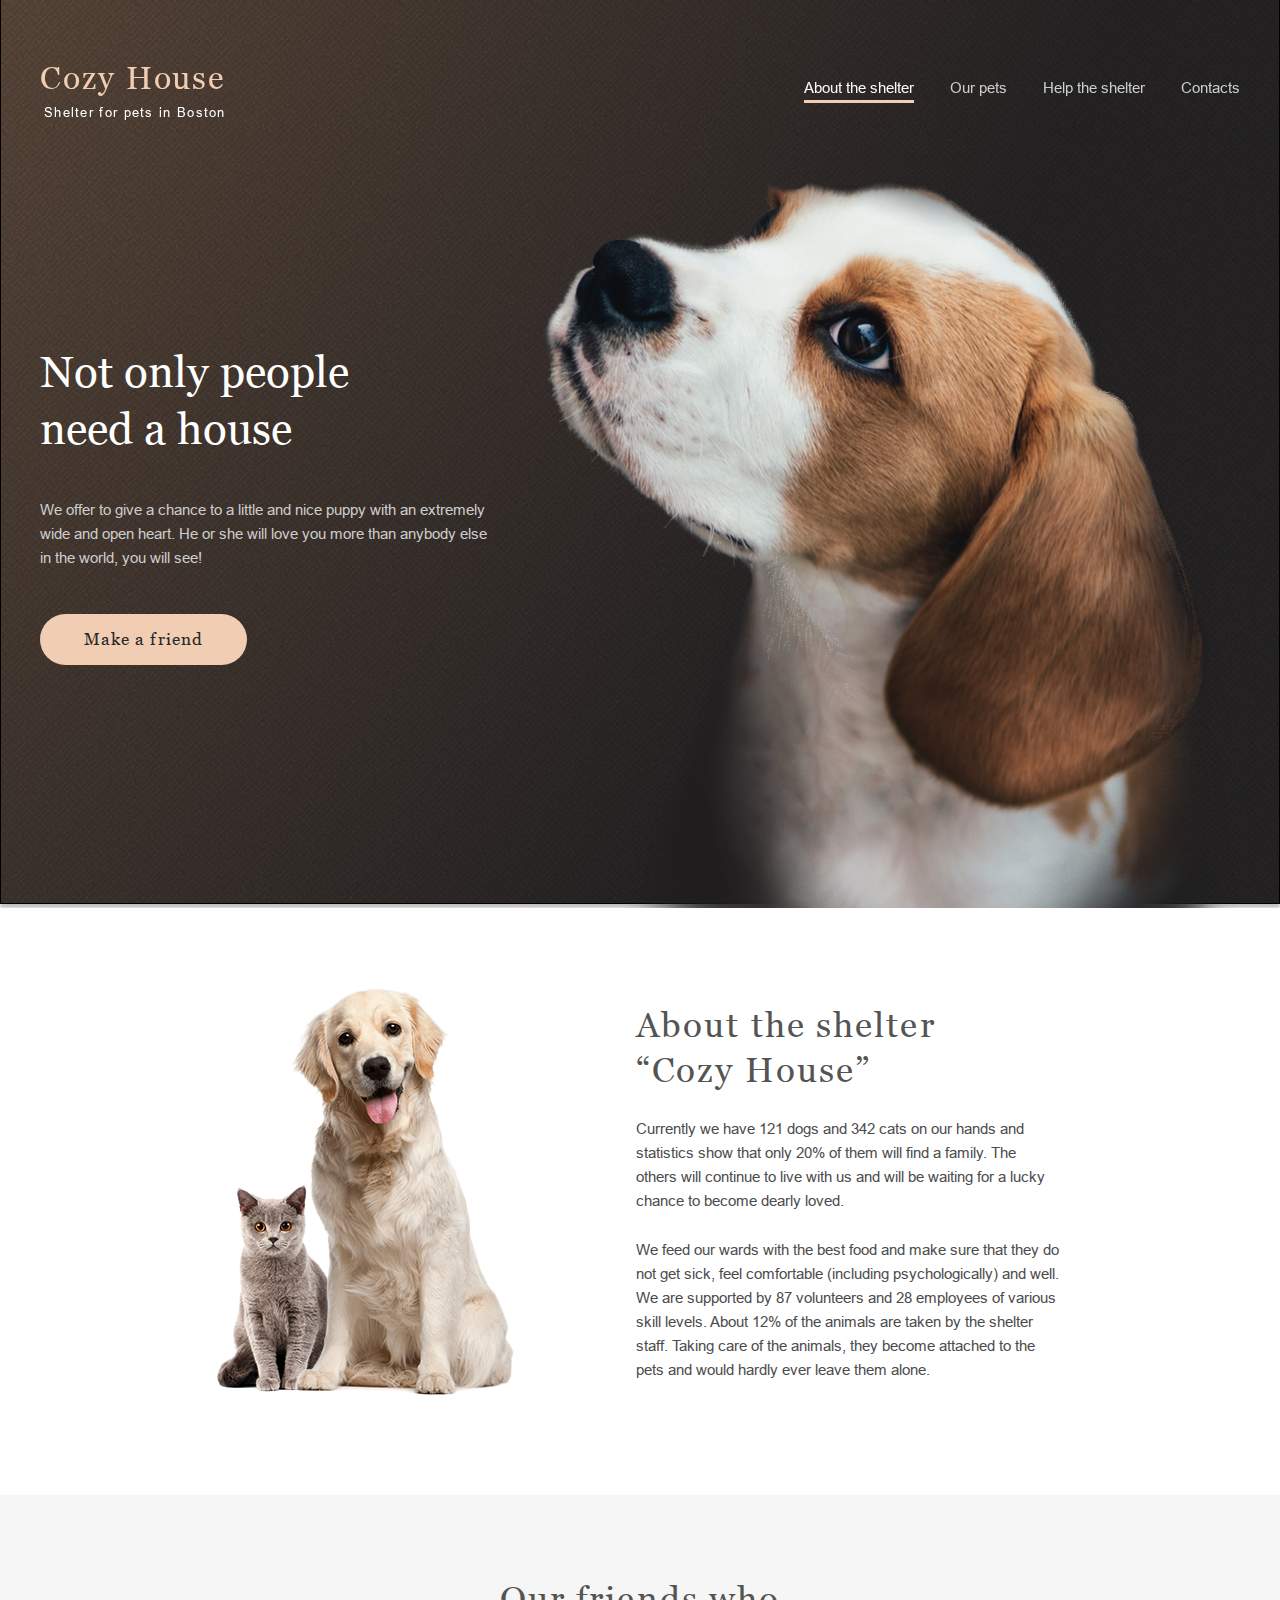
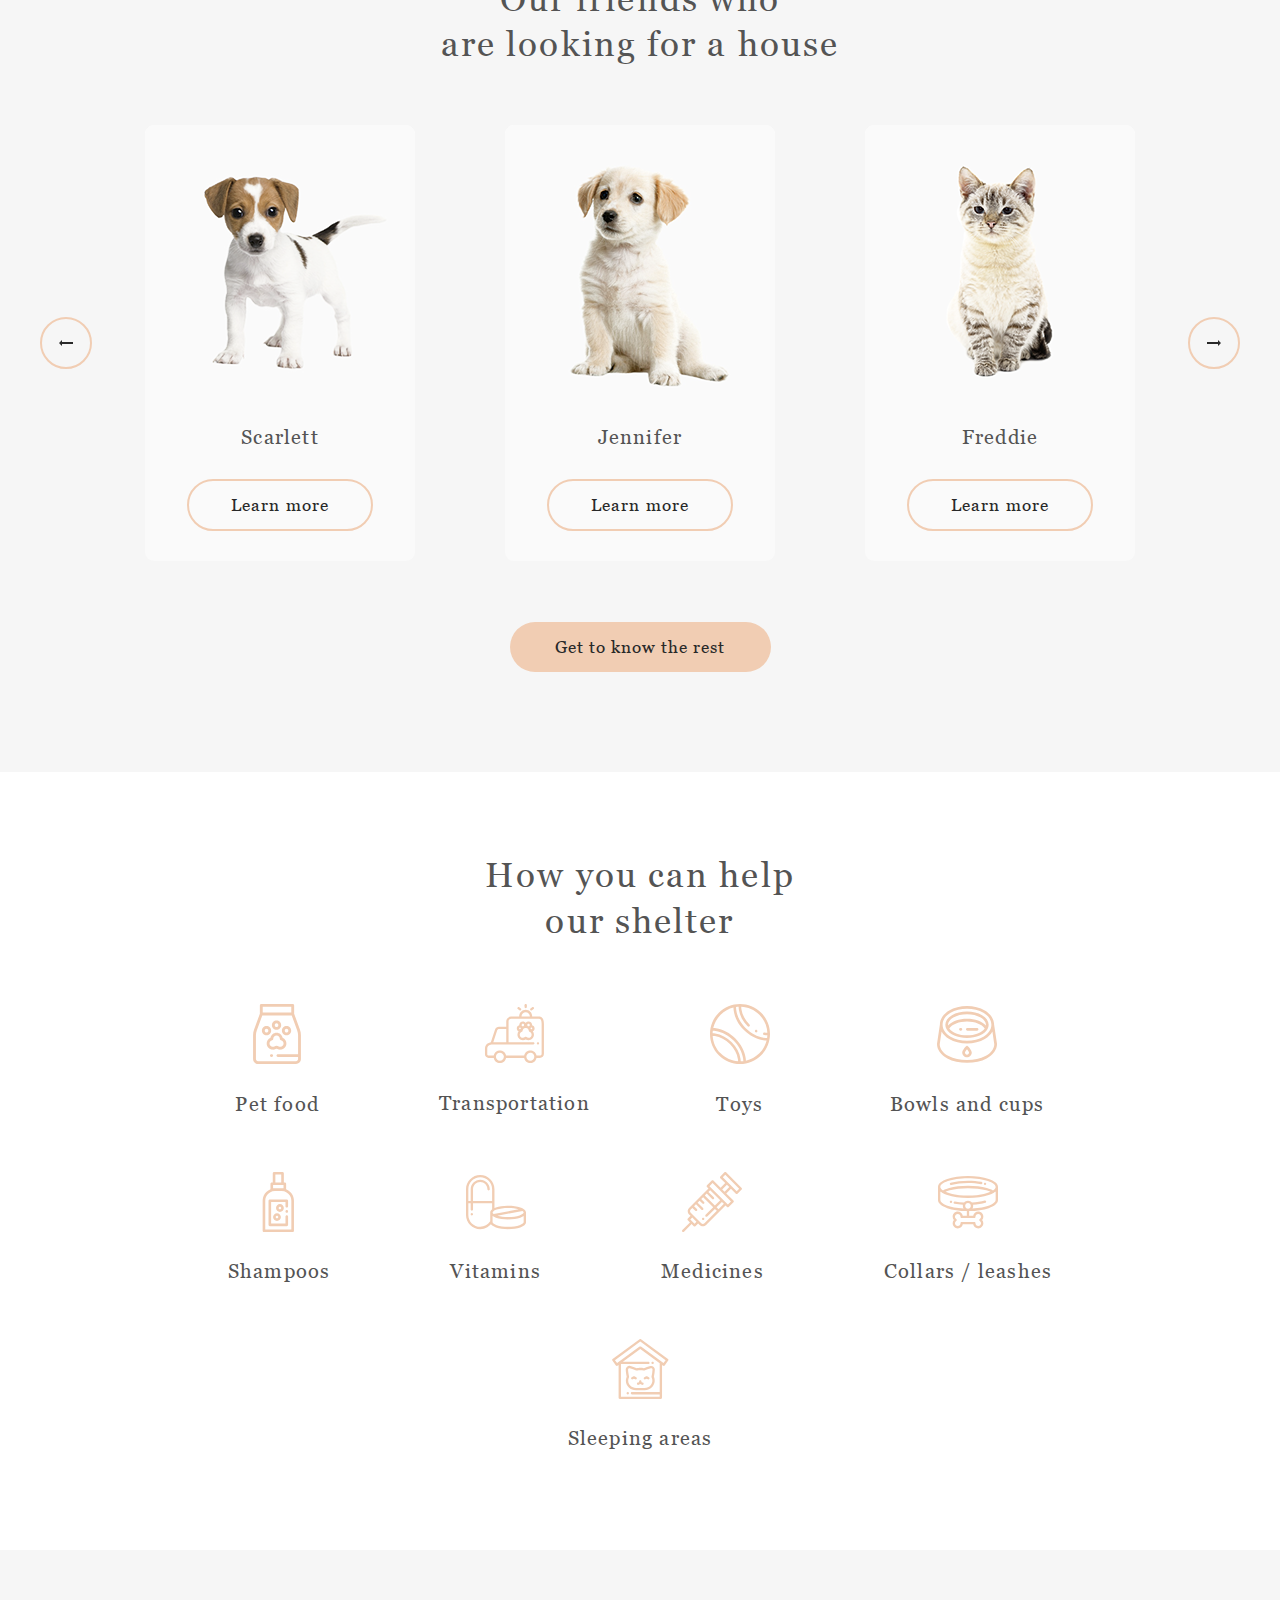
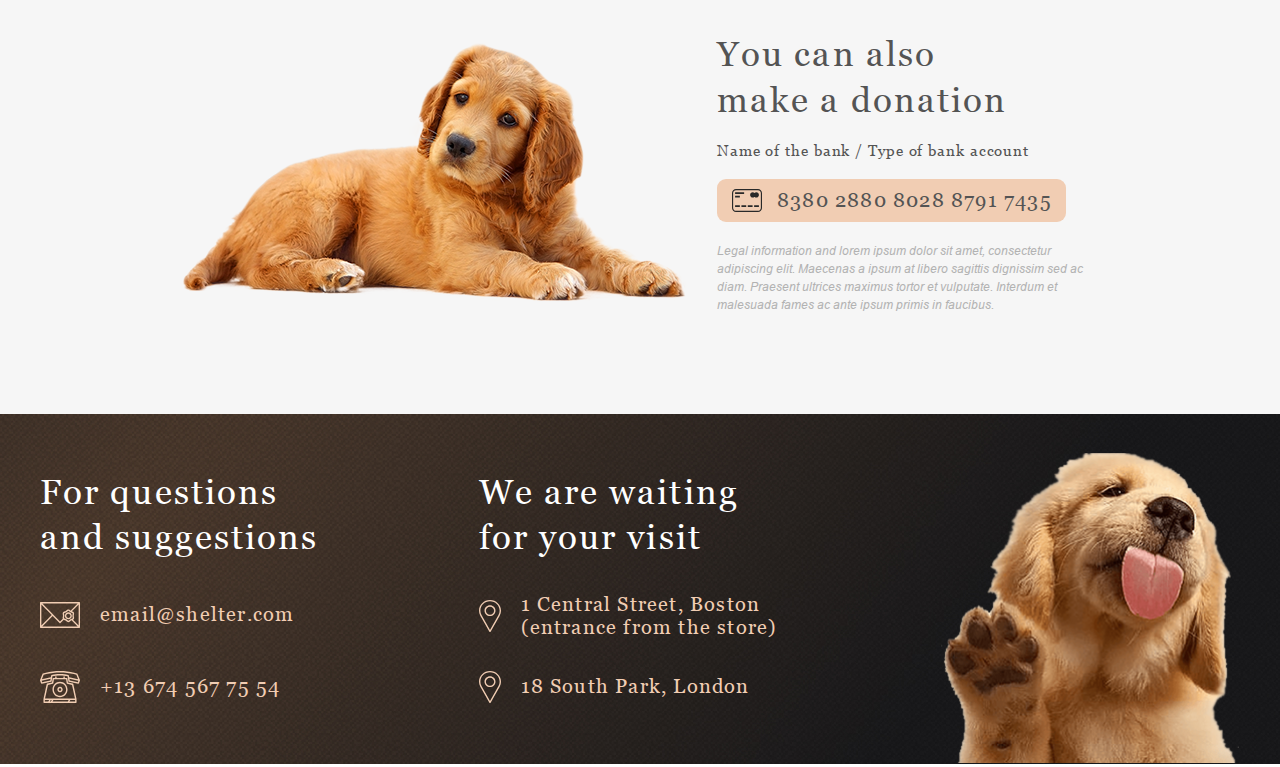
<file: shelter/index.html>
<!DOCTYPE html>
<html lang="en">

<head>
    <meta charset="UTF-8">
    <meta http-equiv="X-UA-Compatible" content="IE=edge">
    <meta name="viewport" content="width=device-width, initial-scale=1.0">
    <title>Shelter</title>
    <link rel="stylesheet" href="assets/scss/style.css">
</head>

<body>
    <header class="header">
        <div class="_container">
            <nav class="nav">
                <a class="nav__logo" href="##">

                    <h1 class="nav__logo-title">Cozy House</h1>
                    <p class="nav__logo-subtitle">Shelter for pets in Boston</p>
                </a>
                <div class="nav__burger" id="btnBurger">

                </div>
                <ul class="nav__menu">
                    <li class="nav__menu-item">
                        <a href="index.html" class="nav__menu-link active">About the shelter</a>
                    </li>
                    <li class="nav__menu-item">
                        <a href="pets.html" class="nav__menu-link">Our pets</a>
                    </li>
                    <li class="nav__menu-item">
                        <a href="#help" class="nav__menu-link">Help the shelter</a>
                    </li>
                    <li class="nav__menu-item">
                        <a href="#contact" class="nav__menu-link">Contacts</a>
                    </li>
                </ul>
        
            </nav>
        </div>
    </header>

    <section >
        <div class="main _wrap">
            <div class="main__container _container">
                <div class="main__body">
                    <div class="main__body-info info__body">
                        <h2 class="info__body-title">
                            Not only people <br> need a house
                        </h2>
                        <p class="info__body-text">
                            We offer to give a chance to a little and nice puppy with an extremely wide and open heart. He or she will love you more than anybody else in the world, you will see!
                        </p>

                        <a class="button" href="#ourPets">
                            Make a friend
                        </a>
                    </div>
                    <div class="main__body-image">
                        <img src="assets/image/dog.png" alt="dog">
                    </div>
                </div> 
            </div>
        </div>
    </section>
    <section class="about _wrap">
        <div class="about-container _container">
            <div class="about__body">
                <div class="about__image">
                    <img src="assets/image/about-pets.png" alt="about-pets">
                </div>
                <div class="about__info">
                    <h3 class="about__info-title section-title">
                        About the shelter <br> “Cozy House”
                    </h3>
                    <p class="about__info-text section-text">
                        Currently we have 121 dogs and 342 cats on our hands and statistics show that only 20% of them will find a family. The others will continue to live with us and will be waiting for a lucky chance to become dearly loved.
                    </p>
                    <p class="about__info-text section-text">
                        We feed our wards with the best food and make sure that they do not get sick, feel comfortable (including psychologically) and well. We are supported by 87 volunteers and 28 employees of various skill levels. About 12% of the animals are taken by the
                        shelter staff. Taking care of the animals, they become attached to the pets and would hardly ever leave them alone.
                    </p>
                </div>
            </div>
        </div>
    </section>
    <section class="pets _wrap" id="ourPets">
        <div class="pets-container _container">
            <h3 class="pets__title section-title">
                Our friends who <br> are looking for a house
            </h3>

            <div class="slider">
                <div class="slider__container">
                    <div class="slider__wrapper" >
                        <div class="slider__items card__items" id="carusel">
                        </div>
                    </div>
                    <button href="#" class="slider__control slider__control-l arrow" data-slide="prev" id="btnSliderLeft"></button>
                    <button href="#" class="slider__control slider__control-r arrow" data-slide="next" id="btnSliderRight"></button>
                </div>

            </div>

            <a href="pets.html" class="button">Get to know the rest</a>
        </div>
    </section>

    <section class="help _wrap" id="help">
        <div class="help-container _container">
            <h3 class="help__title section-title">
                How you can help<br>our shelter
            </h3>

            <div class="help__items  ">
                <div class="help__item">
                    <img class="help__item-img" src="assets/icons/help/icon-pet-food.svg" alt="Pet food">
                    <h4 class="help__item-title">Pet food</h4>
                </div>

                <div class="help__item">
                    <img class="help__item-img" src="assets/icons/help/icon-transportation.svg" alt="Transportation">
                    <h4 class="help__item-title">Transportation</h4>
                </div>

                <div class="help__item">
                    <img class="help__item-img" src="assets/icons/help/icon-toys.svg" alt="Toys">
                    <h4 class="help__item-title">Toys</h4>
                </div>

                <div class="help__item">
                    <img class="help__item-img" src="assets/icons/help/icon-bowls-and-cups.svg" alt="Bowls and cups">
                    <h4 class="help__item-title">Bowls and cups</h4>
                </div>

                <div class="help__item">
                    <img class="help__item-img" src="assets/icons/help/icon-shampoos.svg" alt="Shampoos">
                    <h4 class="help__item-title">Shampoos</h4>
                </div>
            
                <div class="help__item">
                    <img class="help__item-img" src="assets/icons/help/icon-vitamins.svg" alt="Vitamins">
                    <h4 class="help__item-title">Vitamins</h4>
                </div>

                <div class="help__item">
                    <img class="help__item-img" src="assets/icons/help/icon-medicines.svg" alt="Medicines">
                    <h4 class="help__item-title">Medicines</h4>
                </div>

                <div class="help__item">
                    <img class="help__item-img" src="assets/icons/help/Collars-icon-collars-leashes.svg" alt="Collars / leashes">
                    <h4 class="help__item-title">Collars / leashes</h4>
                </div>

                <div class="help__item">
                    <img class="help__item-img" src="assets/icons/help/icon-sleeping-area.svg" alt="Sleeping areas">
                    <h4 class="help__item-title">Sleeping areas</h4>
                </div>
            </div>

        </div>
    </section>

    <section class="donation _wrap">
        <div class="donation-container _container">
            <div class="donation__body">
                <div class="donation__img">
                    <img src="assets/image/donation-dog.png" alt="donation-dog">
                </div>
                <div class="donation__info">
                    <h3 class="donation__info-title">You can also <br> make a donation</h3>
                    <h5 class="donation__info-subtitle">Name of the bank / Type of bank account</h5>

                    <a href="#no_scroll">
                        <h4 class="donation__info-num button"><img src="assets/icons/credit-card.svg" alt="credit-card"> 8380 2880 8028 8791 7435</h4>
                    </a>
                    <p class="donation__info-text">Legal information and lorem ipsum dolor sit amet, consectetur adipiscing elit. Maecenas a ipsum at libero sagittis dignissim sed ac diam. Praesent ultrices maximus tortor et vulputate. Interdum et malesuada fames ac ante ipsum primis
                        in faucibus.</p>

                </div>
            </div>
        </div>
    </section>



    <footer class="footer _wrap" id="contact">
        <div class="footer__container _container">
            <div class="footer__body">
                <div class="footer__contact">
                    <h3 class="footer__title">For questions and suggestions</h3>
                    <a href="mailto:email@shelter.com" class="footer__link"><img src="assets/icons/icon-email.svg" alt="">email@shelter.com</a>
                    <a href="tel:+136746745677554" class="footer__link"><img src="assets/icons/icon-phone.svg" alt=""> +13 674 567 75 54</a>
                </div>
                <div class="footer__adress">
                    <h3 class="footer__title footer__title-adress">We are waiting for your visit</h3>
                    <a href="https://goo.gl/maps/wgnBFwVH9g2H78y38" class="footer__link" target="_blank"><img src="assets/icons/icon-marker.svg" alt=""> 1 Central Street, Boston <br>(entrance from the store)
                    </a>
                    <a href="https://goo.gl/maps/wgnBFwVH9g2H78y38" class="footer__link" target="_blank"><img src="assets/icons/icon-marker.svg" alt=""> 18 South Park, London </a>
                </div>
                <div class="footer__img">
                    <img src="assets/image/footer-puppy.png" alt="footer-puppy">
                </div>
            </div>
        </div>
    </footer>  
    <div class="modals"></div>
    <div class="overlay"></div>


    <script src="assets/js/pets.js"></script>
    <script src="assets/js/main.js"></script>
</body>


</html>
</file>
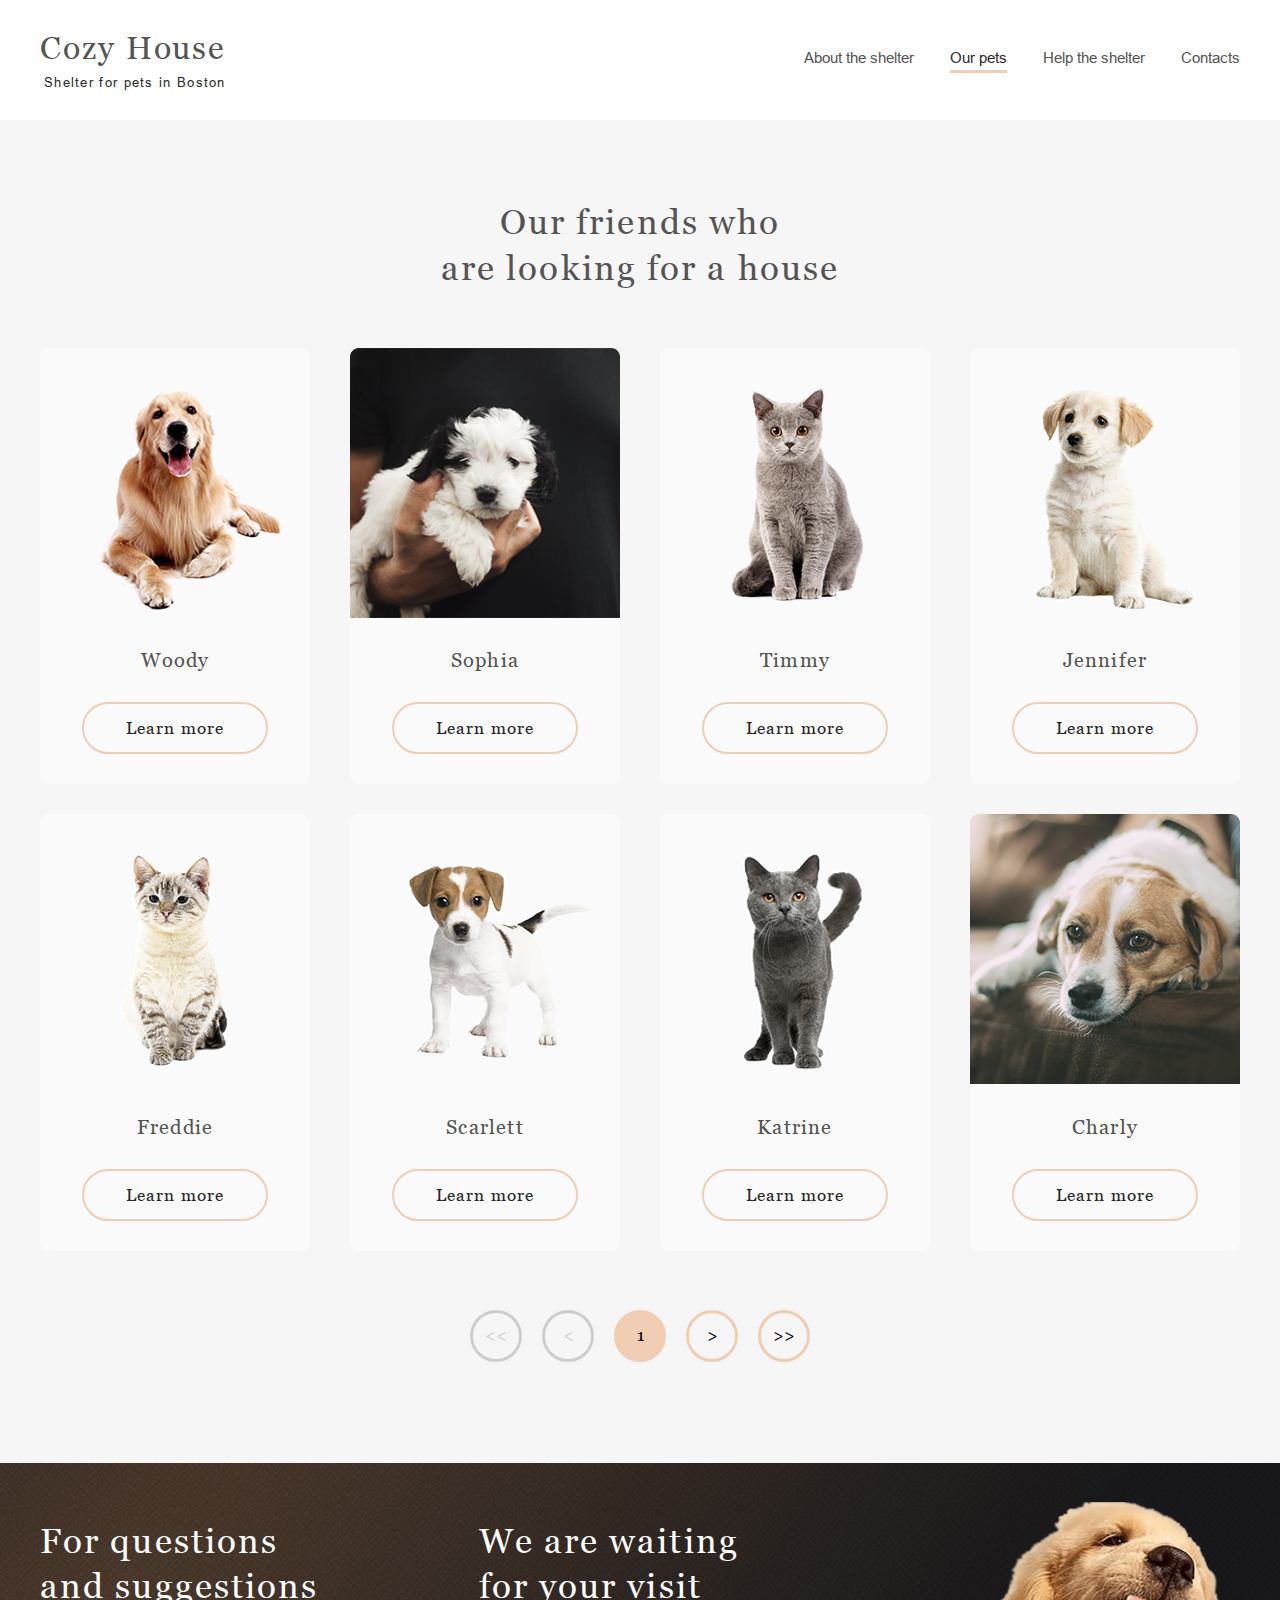
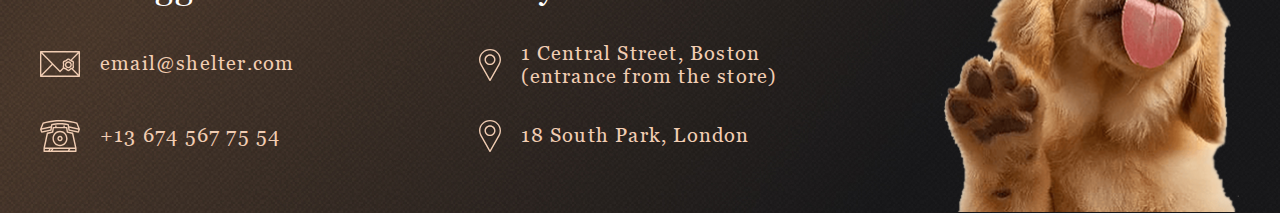
<file: shelter/pets.html>
<!DOCTYPE html>
<html lang="en">

<head>
    <meta charset="UTF-8">
    <meta http-equiv="X-UA-Compatible" content="IE=edge">
    <meta name="viewport" content="width=device-width, initial-scale=1.0">
    <title>Shelter</title>
    <link rel="stylesheet" href="assets/scss/style.css">
</head>

<body>

    <header class="header header__pets _wrap" id="header__pets">
        <div class="_container">
            <nav class="nav nav-pets">
                <div class="nav__logo">
                    <a href="index.html">
                        <h1 class="nav__logo-title">Cozy House</h1>
                        <p class="nav__logo-subtitle">Shelter for pets in Boston</p>
                    </a>
                </div>
                <ul class="nav__menu">
                    <li class="nav__menu-item">
                        <a href="index.html" class="nav__menu-link ">About the shelter</a>
                    </li>
                    <li class="nav__menu-item">
                        <a href="pets.html" class="nav__menu-link active">Our pets</a>
                    </li>
                    <li class="nav__menu-item">
                        <a href="index.html#help" class="nav__menu-link">Help the shelter</a>
                    </li>
                    <li class="nav__menu-item">
                        <a href="#contact" class="nav__menu-link">Contacts</a>
                    </li>
                </ul>
                <div class="nav__burger nav__burger-black" id="btnBurger">
                    <!-- <svg width="30" height="22" viewBox="0 0 30 22" fill="none" xmlns="http://www.w3.org/2000/svg">
                        <line y1="21" x2="30" y2="21" stroke="#F1CDB3" stroke-width="2"/>
                        <line y1="11" x2="30" y2="11" stroke="#F1CDB3" stroke-width="2"/>
                        <line y1="1" x2="30" y2="1" stroke="#F1CDB3" stroke-width="2"/>
                        </svg> -->
                </div>
            </nav>
        </div>
    </header>

    <section class="pets _wrap pets__page">
        <div class="pets-container _container">
            <h3 class="pets__title section-title">
                Our friends who <br> are looking for a house
            </h3>

            <div class="slider slider__pets">
                <div class="slider__container">
                    <div class="slider__wrapper">
                        <div class="slider__items slider__items-pets"></div> 
                    </div>
                    <div class="slider__controls"></div>
                </div>
            </div>
        </div>
    </section>

    <footer class="footer _wrap" id="contact">
        <div class="footer__container _container">
            <div class="footer__body">
                <div class="footer__contact">
                    <h3 class="footer__title">For questions  and suggestions</h3>
                    <a href="mailto:email@shelter.com" class="footer__link"><img src="assets/icons/icon-email.svg" alt="">email@shelter.com</a>
                    <a href="tel:+136746745677554" class="footer__link"><img src="assets/icons/icon-phone.svg" alt=""> +13 674 567 75 54</a>
                </div>
                <div class="footer__adress">
                    <h3 class="footer__title">We are waiting  for your visit</h3>
                    <a href="https://goo.gl/maps/wgnBFwVH9g2H78y38" class="footer__link" target="_blank"><img src="assets/icons/icon-marker.svg" alt=""> 1 Central Street, Boston <br>(entrance from the store)
                    </a>
                    <a href="https://goo.gl/maps/wgnBFwVH9g2H78y38" class="footer__link" target="_blank"><img src="assets/icons/icon-marker.svg" alt=""> 18 South Park, London </a>
                </div>
                <div class="footer__img">
                    <img src="assets/image/footer-puppy.png" alt="footer-puppy">
                </div>
            </div>
        </div>
    </footer>
    <div class="modals"></div>
    <div class="overlay"></div>


    <script src="assets/js/pets.js"></script>
    <script src="assets/js/main.js"></script> 
</body>

</html>
</file>
<file: shelter/assets/scss/style.css>
/*! normalize.css v8.0.1 | MIT License | github.com/necolas/normalize.css */
/* Document
   ========================================================================== */
/**
 * 1. Correct the line height in all browsers.
 * 2. Prevent adjustments of font size after orientation changes in iOS.
 */
* {
  box-sizing: border-box;
}

p, h3, h2, h4, h5, h6, ul, h1 {
  margin: 0;
}

a {
  text-decoration: none;
}

button {
  border-color: transparent;
}

html {
  line-height: 1.15;
  /* 1 */
  -webkit-text-size-adjust: 100%;
  /* 2 */
}

/* Sections
   ========================================================================== */
/**
 * Remove the margin in all browsers.
 */
body {
  margin: 0;
}

/**
 * Render the `main` element consistently in IE.
 */
main {
  display: block;
}

/**
 * Correct the font size and margin on `h1` elements within `section` and
 * `article` contexts in Chrome, Firefox, and Safari.
 */
/* Grouping content
   ========================================================================== */
/**
 * 1. Add the correct box sizing in Firefox.
 * 2. Show the overflow in Edge and IE.
 */
hr {
  box-sizing: content-box;
  /* 1 */
  height: 0;
  /* 1 */
  overflow: visible;
  /* 2 */
}

/**
 * 1. Correct the inheritance and scaling of font size in all browsers.
 * 2. Correct the odd `em` font sizing in all browsers.
 */
pre {
  font-family: monospace, monospace;
  /* 1 */
  font-size: 1em;
  /* 2 */
}

/* Text-level semantics
   ========================================================================== */
/**
 * Remove the gray background on active links in IE 10.
 */
a {
  background-color: transparent;
}

/**
 * 1. Remove the bottom border in Chrome 57-
 * 2. Add the correct text decoration in Chrome, Edge, IE, Opera, and Safari.
 */
abbr[title] {
  border-bottom: none;
  /* 1 */
  text-decoration: underline;
  /* 2 */
  -webkit-text-decoration: underline dotted;
          text-decoration: underline dotted;
  /* 2 */
}

/**
 * Add the correct font weight in Chrome, Edge, and Safari.
 */
b,
strong {
  font-weight: bolder;
}

/**
 * 1. Correct the inheritance and scaling of font size in all browsers.
 * 2. Correct the odd `em` font sizing in all browsers.
 */
code,
kbd,
samp {
  font-family: monospace, monospace;
  /* 1 */
  font-size: 1em;
  /* 2 */
}

/**
 * Add the correct font size in all browsers.
 */
small {
  font-size: 80%;
}

/**
 * Prevent `sub` and `sup` elements from affecting the line height in
 * all browsers.
 */
sub,
sup {
  font-size: 75%;
  line-height: 0;
  position: relative;
  vertical-align: baseline;
}

sub {
  bottom: -0.25em;
}

sup {
  top: -0.5em;
}

/* Embedded content
   ========================================================================== */
/**
 * Remove the border on images inside links in IE 10.
 */
img {
  border-style: none;
}

/* Forms
   ========================================================================== */
/**
 * 1. Change the font styles in all browsers.
 * 2. Remove the margin in Firefox and Safari.
 */
button,
input,
optgroup,
select,
textarea {
  font-family: inherit;
  /* 1 */
  font-size: 100%;
  /* 1 */
  line-height: 1.15;
  /* 1 */
  margin: 0;
  /* 2 */
}

/**
 * Show the overflow in IE.
 * 1. Show the overflow in Edge.
 */
button,
input {
  /* 1 */
  overflow: visible;
}

/**
 * Remove the inheritance of text transform in Edge, Firefox, and IE.
 * 1. Remove the inheritance of text transform in Firefox.
 */
button,
select {
  /* 1 */
  text-transform: none;
}

/**
 * Correct the inability to style clickable types in iOS and Safari.
 */
button,
[type=button],
[type=reset],
[type=submit] {
  -webkit-appearance: button;
}

/**
 * Remove the inner border and padding in Firefox.
 */
button::-moz-focus-inner,
[type=button]::-moz-focus-inner,
[type=reset]::-moz-focus-inner,
[type=submit]::-moz-focus-inner {
  border-style: none;
  padding: 0;
}

/**
 * Restore the focus styles unset by the previous rule.
 */
button:-moz-focusring,
[type=button]:-moz-focusring,
[type=reset]:-moz-focusring,
[type=submit]:-moz-focusring {
  outline: 1px dotted ButtonText;
}

/**
 * Correct the padding in Firefox.
 */
fieldset {
  padding: 0.35em 0.75em 0.625em;
}

/**
 * 1. Correct the text wrapping in Edge and IE.
 * 2. Correct the color inheritance from `fieldset` elements in IE.
 * 3. Remove the padding so developers are not caught out when they zero out
 *    `fieldset` elements in all browsers.
 */
legend {
  box-sizing: border-box;
  /* 1 */
  color: inherit;
  /* 2 */
  display: table;
  /* 1 */
  max-width: 100%;
  /* 1 */
  padding: 0;
  /* 3 */
  white-space: normal;
  /* 1 */
}

/**
 * Add the correct vertical alignment in Chrome, Firefox, and Opera.
 */
progress {
  vertical-align: baseline;
}

/**
 * Remove the default vertical scrollbar in IE 10+.
 */
textarea {
  overflow: auto;
}

/**
 * 1. Add the correct box sizing in IE 10.
 * 2. Remove the padding in IE 10.
 */
[type=checkbox],
[type=radio] {
  box-sizing: border-box;
  /* 1 */
  padding: 0;
  /* 2 */
}

/**
 * Correct the cursor style of increment and decrement buttons in Chrome.
 */
[type=number]::-webkit-inner-spin-button,
[type=number]::-webkit-outer-spin-button {
  height: auto;
}

/**
 * 1. Correct the odd appearance in Chrome and Safari.
 * 2. Correct the outline style in Safari.
 */
[type=search] {
  -webkit-appearance: textfield;
  /* 1 */
  outline-offset: -2px;
  /* 2 */
}

/**
 * Remove the inner padding in Chrome and Safari on macOS.
 */
[type=search]::-webkit-search-decoration {
  -webkit-appearance: none;
}

/**
 * 1. Correct the inability to style clickable types in iOS and Safari.
 * 2. Change font properties to `inherit` in Safari.
 */
::-webkit-file-upload-button {
  -webkit-appearance: button;
  /* 1 */
  font: inherit;
  /* 2 */
}

/* Interactive
   ========================================================================== */
/*
 * Add the correct display in Edge, IE 10+, and Firefox.
 */
details {
  display: block;
}

/*
 * Add the correct display in all browsers.
 */
summary {
  display: list-item;
}

/* Misc
   ========================================================================== */
/**
 * Add the correct display in IE 10+.
 */
template {
  display: none;
}

/**
 * Add the correct display in IE 10.
 */
[hidden] {
  display: none;
}

/* Breakpoints */
/* Colors */
@font-face {
  font-family: "Georgia";
  src: local("Georgia Regular"), local("Georgia-Regular"), url("../../assets/fonts/Georgia.woff2") format("woff2"), url("../../assets/fonts/Georgia.woff") format("woff"), url("../../assets/fonts/Georgia.ttf") format("truetype");
  font-weight: 400;
  font-style: normal;
}
@font-face {
  font-family: "Georgia";
  src: local("Georgia Bold"), local("Georgia-Bold"), url("../../assets/fonts/Georgia-Bold.woff2") format("woff2"), url("../../assets/fonts/Georgia-Bold.woff") format("woff"), url("../../assets/fonts/Georgia-Bold.ttf") format("truetype");
  font-weight: 700;
  font-style: normal;
}
@font-face {
  font-family: "Georgia";
  src: local("Georgia Italic"), local("Georgia-Italic"), url("../../assets/fonts/Georgia-Italic.woff2") format("woff2"), url("../../assets/fonts/Georgia-Italic.woff") format("woff"), url("../../assets/fonts/Georgia-Italic.ttf") format("truetype");
  font-weight: normal;
  font-style: italic;
}
@font-face {
  font-family: "Arial";
  src: local("Arial Regular"), local("Arial-Regular"), url("../../assets/fonts/ArialMT.woff2") format("woff2"), url("../../assets/fonts/ArialMT.woff") format("woff"), url("../../assets/fonts/ArialMT.ttf") format("truetype");
  font-weight: 400;
  font-style: normal;
}
@font-face {
  font-family: "Arial";
  src: local("Arial Italic"), local("Arial-Italic"), url("../../assets/fonts/Arial-ItalicMT.woff2") format("woff2"), url("../../assets/fonts/Arial-ItalicMT.woff") format("woff"), url("../../assets/fonts/Arial-ItalicMT.ttf") format("truetype");
  font-weight: normal;
  font-style: italic;
}
body {
  font-family: Georgia, Arial, serif;
  position: relative;
}

body.scrool {
  height: 100vh;
  overflow-y: hidden;
}

.unscrollable {
  overflow-y: hidden;
}

._container {
  padding: 0 40px;
  max-width: 1280px;
  margin: 0 auto;
}
@media all and (max-width: 1279px) {
  ._container {
    width: 100%;
    padding: 0 30px;
  }
}
@media all and (max-width: 767px) {
  ._container {
    width: 100%;
    padding: 0 10px;
  }
}

h2 {
  font-family: "Georgia";
  font-size: 44px;
  font-weight: 400;
  line-height: 130%;
  color: #C4C4C4;
}
@media all and (max-width: 767px) {
  h2 {
    font-size: 25px;
  }
}

h3 {
  font-family: "Georgia";
  font-size: 35px;
  font-weight: 400;
  line-height: 130%;
  letter-spacing: 0.06em;
  color: #C4C4C4;
}
@media all and (max-width: 767px) {
  h3 {
    font-size: 25px;
  }
}

h4 {
  font-family: "Georgia";
  font-size: 20px;
  font-weight: 400;
  line-height: 115%;
  letter-spacing: 0.06em;
  color: #C4C4C4;
}
@media all and (max-width: 767px) {
  h4 {
    font-size: 15px;
    line-height: 110%;
  }
}

h5 {
  font-family: "Georgia";
  font-size: 15px;
  font-weight: 400;
  line-height: 110%;
  letter-spacing: 0.06em;
  color: #C4C4C4;
}
@media all and (max-width: 767px) {
  h5 {
    font-size: 15px;
    line-height: 160%;
  }
}

p {
  font-family: "Arial";
  font-size: 15px;
  font-weight: 400;
  line-height: 160%;
  color: #C4C4C4;
}

a:hover {
  cursor: pointer;
}

.overlay {
  position: fixed;
  top: 0;
  left: 0;
  width: 100vw;
  height: 100vh;
  background: rgba(41, 41, 41, 0.6);
  opacity: 0;
  pointer-events: none;
  z-index: 5;
}
.overlay__active {
  opacity: 1;
  pointer-events: all;
}

.header {
  position: absolute;
  height: 120px;
  width: 100%;
  z-index: 10;
  overflow: hidden;
}
.header-active {
  height: 100%;
}

.nav {
  display: flex;
  justify-content: space-between;
  padding-top: 61px;
  height: 120px;
  flex-wrap: wrap;
  width: 100%;
}
@media all and (max-width: 1279px) {
  .nav {
    padding-top: 31px;
  }
}
.nav-pets {
  padding-top: 31px;
}
.nav-pets .nav__logo-title {
  color: #545454;
}
.nav-pets .nav__logo-subtitle {
  color: #292929;
}
.nav-pets .nav__menu {
  background-color: #ffffff;
}
.nav-pets .nav__menu-link {
  color: #545454;
}
.nav-pets .nav__menu-link:hover {
  color: #292929;
}
.nav-pets .nav__menu-link.active {
  color: #292929;
}
.nav__logo {
  -webkit-animation-name: logo;
          animation-name: logo;
  -webkit-animation-duration: 1s;
          animation-duration: 1s;
}
.nav__logo-active {
  position: absolute;
  z-index: 10;
  top: 31px;
  left: 10px;
}
.nav__logo-title {
  font-family: "Georgia";
  font-size: 32px;
  font-weight: 400;
  line-height: 110%;
  letter-spacing: 0.06em;
  color: #C4C4C4;
  color: #F1CDB3;
}
.nav__logo-subtitle {
  font-family: "Arial";
  font-size: 13px;
  font-weight: 400;
  line-height: 15px;
  letter-spacing: 0.1em;
  color: #C4C4C4;
  color: #ffffff;
  margin-top: 9px;
  margin-left: 4px;
}
.nav__menu {
  display: flex;
  list-style: none;
  padding-top: 15px;
}
@media all and (max-width: 767px) {
  .nav__menu {
    display: flex;
    position: fixed;
    width: 320px;
    height: 100vh;
    margin: 0;
    z-index: 7;
    padding-top: 250px;
    right: -320px;
    top: 0;
    background: #292929;
    flex-direction: column;
    transition: 1s all ease;
    padding-left: 0;
  }
}
.nav__menu-active {
  right: 0;
}
.nav__menu-item {
  margin-left: 36px;
}
@media all and (max-width: 767px) {
  .nav__menu-item {
    margin-left: 0;
    text-align: center;
    margin-bottom: 42px;
  }
}
.nav__menu-link {
  font-family: "Arial";
  font-size: 15px;
  font-weight: 400;
  line-height: 160%;
  color: #C4C4C4;
  color: #CDCDCD;
  text-decoration: none;
  line-height: 160%;
  transition: 0.5s ease all;
}
.nav__menu-link:hover {
  color: #FAFAFA;
}
.nav__menu-link.active {
  color: #FAFAFA;
  border-bottom: 3px solid #F1CDB3;
  padding-bottom: 4px;
}
@media all and (max-width: 767px) {
  .nav__menu-link.active {
    padding-bottom: 5px;
  }
}
@media all and (max-width: 767px) {
  .nav__menu-link {
    font-size: 32px;
    line-height: 160%;
  }
}
.nav__burger {
  display: none;
  background-image: url("../../assets/icons/Burger.svg");
  max-height: 22px;
  width: 30px;
  background-repeat: no-repeat;
  background-position: center;
  transition: 1s all ease;
  position: absolute;
  top: 49px;
  right: 53px;
  z-index: 5;
}
.nav__burger-black {
  background-image: url("../../assets/icons/Burger-black.svg");
}
@media all and (max-width: 767px) {
  .nav__burger {
    display: block;
    height: 22px;
  }
  .nav__burger-active {
    height: 22px;
    position: fixed;
    z-index: 20;
    top: 49px;
    right: 53px;
    transform: rotate(90deg);
    z-index: 15;
  }
}

.header__pets {
  position: -webkit-sticky;
  position: sticky;
  z-index: 5;
  width: 100%;
  background: #fff;
  top: 0;
}
.header__pets-active {
  position: static;
}

@-webkit-keyframes slide-in {
  from {
    right: -320px;
  }
  to {
    right: 0;
  }
}

@keyframes slide-in {
  from {
    right: -320px;
  }
  to {
    right: 0;
  }
}
.nav__logo-active {
  -webkit-animation-name: logo;
          animation-name: logo;
  -webkit-animation-duration: 1s;
          animation-duration: 1s;
}

@-webkit-keyframes logo {
  from {
    transform: scale(0);
  }
  to {
    transform: scale(1);
  }
}

@keyframes logo {
  from {
    transform: scale(0);
  }
  to {
    transform: scale(1);
  }
}
.footer {
  background: url("../../assets/image/footer-gradient-background.jpg");
  min-height: 350px;
  background-repeat: no-repeat;
  background-position: center;
  background-size: cover;
}
.footer__body {
  padding-top: 39px;
  display: flex;
  justify-content: space-between;
  flex-wrap: wrap;
}
@media all and (max-width: 1279px) {
  .footer__body {
    justify-content: space-around;
    padding-top: 14px;
  }
}
@media all and (max-width: 767px) {
  .footer__body {
    justify-content: center;
    padding-top: 14px;
  }
}
.footer__contact {
  padding-top: 17px;
  max-width: 280px;
}
@media all and (max-width: 767px) {
  .footer__contact {
    display: flex;
    flex-direction: column;
    align-items: center;
  }
}
.footer__adress {
  padding-top: 17px;
  margin-right: 1px;
  max-width: 302px;
}
@media all and (max-width: 767px) {
  .footer__adress {
    display: flex;
    flex-direction: column;
    align-items: center;
  }
}
@media all and (max-width: 767px) {
  .footer__adress {
    padding-top: 0px;
  }
}
.footer__adress .footer__title {
  margin-bottom: 32px;
}
@media all and (max-width: 767px) {
  .footer__adress .footer__title {
    max-width: 280px;
    margin-bottom: 39px;
  }
}
.footer__adress .footer__link {
  margin-bottom: 32px;
  width: 300px;
}
@media all and (max-width: 767px) {
  .footer__adress .footer__link {
    margin-bottom: 39px;
  }
}
.footer__title {
  color: #FFFFFF;
  margin-bottom: 38px;
}
@media all and (max-width: 767px) {
  .footer__title {
    letter-spacing: 1.6px;
    text-align: center;
  }
}
.footer__link {
  display: flex;
  align-items: center;
  margin-bottom: 40px;
  font-family: "Georgia";
  font-size: 20px;
  font-weight: 400;
  line-height: 115%;
  letter-spacing: 0.06em;
  color: #C4C4C4;
  color: #F1CDB3;
}
@media all and (max-width: 767px) {
  .footer__link {
    font-size: 15px;
    line-height: 110%;
  }
}
.footer__link img {
  margin-right: 20px;
}
@media all and (max-width: 767px) {
  .footer__link {
    font-weight: 400;
    font-size: 20px;
    line-height: 115%;
  }
}
.footer__img {
  max-height: 310px;
}
@media all and (max-width: 1279px) {
  .footer__img {
    margin-top: 25px;
  }
}
@media all and (max-width: 767px) {
  .footer__img {
    margin-top: 0;
  }
}
@media all and (max-width: 767px) {
  .footer__img img {
    max-width: 260px;
    height: 100%;
  }
}

.button {
  display: inline-block;
  padding: 14px 14px;
  display: flex;
  justify-content: center;
  align-items: center;
  background: #F1CDB3;
  border-radius: 100px;
  font-size: 17px;
  line-height: 130%;
  letter-spacing: 0.06em;
  color: #292929;
  transition: 0.5s ease all;
}
.button:hover {
  background-color: #FDDCC4;
}
.main__body .button {
  margin-top: 44px;
  max-width: 207px;
}
@media all and (max-width: 1279px) {
  .main__body .button {
    margin: 45px auto;
  }
}
.pets-container .button {
  width: 261px;
  margin: 0 auto;
  margin-top: 61px;
}
@media all and (max-width: 767px) {
  .pets-container .button {
    margin-top: 18px;
  }
}
.donation__info .button {
  border-radius: 9px;
  width: 349px;
  height: 43px;
  display: flex;
  justify-content: left;
  padding: 14px 14px;
  font-size: 20px;
  line-height: 115%;
  letter-spacing: 0.06em;
  color: #545454;
  margin-bottom: 20px;
}
.donation__info .button img {
  margin-right: 15px;
  margin-left: 1px;
}
@media all and (max-width: 767px) {
  .donation__info .button {
    max-width: 281px;
    font-size: 15px;
    line-height: 110%;
    margin: 0 auto;
    margin-bottom: 20px;
  }
}

.slider {
  position: relative;
}
.slider__container {
  margin: 0 auto;
  max-width: 990px;
}
.slider__pets .slider__container {
  max-width: 100%;
}
.slider__wrapper {
  overflow: hidden;
  max-width: 990px;
}
.slider__pets .slider__wrapper {
  max-width: 1200px;
}
@media all and (max-width: 1279px) {
  .slider__pets .slider__wrapper {
    max-width: 580px;
    margin: 0 auto;
  }
}
@media all and (max-width: 767px) {
  .slider__pets .slider__wrapper {
    max-width: 270px;
  }
}
@media all and (max-width: 1279px) {
  .slider__wrapper {
    max-width: 580px;
    margin: 0 auto;
  }
}
@media all and (max-width: 767px) {
  .slider__wrapper {
    max-width: 270px;
  }
}
.slider__items {
  position: relative;
  display: flex;
  transition: 0.5s ease all;
  grid-column-gap: 90px;
}
@media all and (max-width: 1279px) {
  .slider__items {
    grid-template-columns: minmax(270px, 1fr) minmax(270px, 1fr);
    grid-column-gap: 40px;
  }
}
.slider__pets .slider__items {
  display: grid;
  grid-template-columns: repeat(4, auto);
  row-gap: 30px;
  -moz-column-gap: 40px;
       column-gap: 40px;
}
@media all and (max-width: 1279px) {
  .slider__pets .slider__items {
    grid-template-columns: minmax(270px, 1fr) minmax(270px, 1fr);
    grid-column-gap: 40px;
    grid-template-rows: 1fr 1fr 1fr;
    grid-row-gap: 28px;
  }
}
@media all and (max-width: 767px) {
  .slider__pets .slider__items {
    grid-template-columns: minmax(270px, 1fr);
    grid-column-gap: 40px;
    grid-template-rows: 1fr 1fr 1fr;
    grid-row-gap: 28px;
  }
}
.slider__item {
  max-width: 100%;
  -webkit-user-select: none;
     -moz-user-select: none;
      -ms-user-select: none;
          user-select: none;
}
.slider_disable-transition {
  transition: none;
}
.slider__controls {
  display: flex;
  justify-content: center;
}
.slider__control {
  position: absolute;
  top: 50%;
  display: flex;
  align-items: center;
  justify-content: center;
  min-width: 52px;
  color: #fff;
  text-align: center;
  height: 52px;
  transform: translateY(-50%);
  border: 2px solid #F1CDB3;
  border-radius: 50%;
  transition: 0.5s ease all;
  background-color: transparent;
}
.slider__control:hover {
  background-color: #FDDCC4;
  border: 2px solid #FDDCC4;
}
.slider__control-num::before {
  content: "";
  min-width: 0%;
}
.slider__control_hide {
  border: 2px solid #CDCDCD;
  color: #CDCDCD;
  opacity: 0.35;
  cursor: default;
}
.slider__control_hide:hover {
  background-color: transparent;
  border: 2px solid #CDCDCD;
  cursor: default !important;
}
.slider__pets .slider__control, .slider__control .pagination__item {
  position: relative;
  color: #292929;
  font-size: 24px;
}
@media all and (max-width: 767px) {
  .slider__control {
    position: static;
    display: inline-block;
    margin-right: 38px;
    margin-left: 38px;
    margin-top: 45px;
  }
}
.slider__control[data-slide=prev] {
  left: 0;
}
.slider__control[data-slide=next] {
  right: 0;
}
.slider__control::before {
  content: "";
  display: inline-block;
  width: 14px;
  height: 6px;
  background: transparent no-repeat center center;
  background-size: 100% 100%;
  color: #292929;
}
.slider__control[data-slide=prev]::before {
  background-image: url("../../assets/icons/Arrow.svg");
}
.slider__control[data-slide=next]::before {
  background-image: url("../../assets/icons/Arrow-r.svg");
}
.slider__item {
  min-height: 435px;
  display: flex;
  justify-content: center;
  align-items: center;
  flex-direction: column;
  background-color: #FAFAFA;
  padding-bottom: 30px;
  border-radius: 9px;
  cursor: pointer;
  transition: 0.5s ease all;
}
.slider__item:hover {
  background: #ffffff;
  box-shadow: 0px 2px 35px 14px rgba(13, 13, 13, 0.04);
}
.slider__item:hover .slider__link {
  background-color: #FDDCC4;
  border: 2px solid #FDDCC4;
}
.slider__title {
  font-family: "Georgia";
  font-size: 20px;
  line-height: 23px;
  letter-spacing: 0.06em;
  color: #545454;
  margin: 27px auto 30px;
}
.slider__link {
  font-family: "Georgia";
  font-size: 17px;
  line-height: 130%;
  letter-spacing: 0.06em;
  color: #292929;
  border: 2px solid #F1CDB3;
  border-radius: 100px;
  padding: 13px 42px;
  text-decoration: none;
}

.pagination__item {
  border: 3px solid #F1CDB3;
  width: 52px;
  height: 52px;
  border-radius: 50%;
  background-color: transparent;
  font-size: 17px;
}
.pagination__item_disabled {
  border: 3px solid #CDCDCD;
  color: #CDCDCD;
}
.pagination__item_disabled:hover {
  cursor: default !important;
}

.slider__controls, .pagination__container {
  margin-top: 59px;
}
@media all and (max-width: 1279px) {
  .slider__controls, .pagination__container {
    margin-top: 66px;
  }
}
@media all and (max-width: 767px) {
  .slider__controls, .pagination__container {
    margin-top: 68px;
  }
}
@media all and (max-width: 1279px) {
  .pets__page .slider__controls, .pets__page .pagination__container {
    margin-top: 40px;
  }
}
@media all and (max-width: 767px) {
  .pets__page .slider__controls, .pets__page .pagination__container {
    margin-top: 40px;
  }
}
.slider__controls .slider__control, .slider__controls .pagination__item, .pagination__container .slider__control, .pagination__container .pagination__item {
  margin: 0 10px;
  cursor: pointer;
}
.slider__controls .slider__control::before, .slider__controls .pagination__item::before, .pagination__container .slider__control::before, .pagination__container .pagination__item::before {
  color: #292929;
}
@media all and (max-width: 767px) {
  .slider__controls .slider__control, .slider__controls .pagination__item, .pagination__container .slider__control, .pagination__container .pagination__item {
    margin: 0 5px;
  }
}
.slider__controls .slider__control[data-slide=prev]::before, .pagination__container .slider__control[data-slide=prev]::before {
  background-image: url("../../assets/icons/arowl.svg");
  width: 10px;
  height: 23px;
}
@media all and (max-width: 767px) {
  .slider__controls .slider__control[data-slide=prev]::before, .pagination__container .slider__control[data-slide=prev]::before {
    height: 18px;
  }
}
.slider__controls .slider__control-prev2::before, .pagination__container .slider__control-prev2::before {
  background-image: url("../../assets/icons/arowll.svg");
  width: 24px;
  height: 23px;
}
@media all and (max-width: 767px) {
  .slider__controls .slider__control-prev2::before, .pagination__container .slider__control-prev2::before {
    height: 18px;
  }
}
.slider__controls .slider__control[data-slide=next]::before, .pagination__container .slider__control[data-slide=next]::before {
  background-image: url("../../assets/icons/arowR.svg");
  width: 10px;
  height: 23px;
}
@media all and (max-width: 767px) {
  .slider__controls .slider__control[data-slide=next]::before, .pagination__container .slider__control[data-slide=next]::before {
    height: 18px;
  }
}
.slider__controls .slider__control-next2::before, .pagination__container .slider__control-next2::before {
  background-image: url("../../assets/icons/arowRR.svg");
  width: 24px;
  height: 23px;
}
@media all and (max-width: 767px) {
  .slider__controls .slider__control-next2::before, .pagination__container .slider__control-next2::before {
    height: 18px;
  }
}

.slider__pets .slider__control-num, .pagination__item_active {
  background-color: #F1CDB3;
  cursor: default !important;
}
@media all and (max-width: 767px) {
  .slider__pets .slider__control-num, .pagination__item_active {
    font-size: 19px !important;
    line-height: 46px !important;
  }
}
.slider__pets .slider__control-num::before, .pagination__item_active::before {
  content: "";
  display: inline-block;
  width: 0%;
  height: 6px;
  background: transparent no-repeat center center;
  background-size: 100% 100%;
  color: #292929;
  cursor: default;
}
.slider__pets .slider__control-num:hover, .pagination__item_active:hover {
  background-color: #F1CDB3;
  border: 1px solid transparent;
  cursor: default;
}

.item {
  display: grid;
  transition: 0.5s ease all;
  grid-template-columns: minmax(270px, 1fr) minmax(270px, 1fr) minmax(270px, 1fr);
  grid-auto-flow: column;
  grid-column-gap: 90px;
}

@-webkit-keyframes move-right {
  from {
    left: -1080px;
  }
  to {
    left: -2160px;
  }
}

@keyframes move-right {
  from {
    left: -1080px;
  }
  to {
    left: -2160px;
  }
}
.transition-right {
  -webkit-animation-name: move-right;
          animation-name: move-right;
  -webkit-animation-duration: 2s;
          animation-duration: 2s;
}

@-webkit-keyframes move-left {
  from {
    left: -1080px;
  }
  to {
    left: 0;
  }
}

@keyframes move-left {
  from {
    left: -1080px;
  }
  to {
    left: 0;
  }
}
.transition-left {
  -webkit-animation-name: move-left;
          animation-name: move-left;
  -webkit-animation-duration: 2s;
          animation-duration: 2s;
}

.card__item_visible {
  -webkit-animation: scale 1s linear 1;
          animation: scale 1s linear 1;
  display: flex;
}

@-webkit-keyframes scale {
  0% {
    transform: scale(0.5);
  }
  100% {
    transform: scale(1);
  }
}

@keyframes scale {
  0% {
    transform: scale(0.5);
  }
  100% {
    transform: scale(1);
  }
}
.modal {
  position: fixed;
  display: flex;
  flex-direction: column;
  top: 50%;
  left: 50%;
  transform: translate(-50%, -50%) scale(0);
  width: 900px;
  height: 552px;
  z-index: 50;
}
@media all and (max-width: 1279px) {
  .modal {
    width: 630px;
    height: 402px;
  }
}
@media all and (max-width: 767px) {
  .modal {
    width: 240px;
    height: 393px;
  }
}
.modal__close {
  cursor: pointer;
  align-self: flex-end;
  font-size: 0;
  width: 52px;
  min-height: 52px;
  border: 2px solid #F1CDB3;
  box-sizing: border-box;
  border-radius: 100px;
  background: 50% 50% no-repeat url(../icons/Close.svg) transparent;
  z-index: 150;
  transition: 0.5s;
  position: relative;
  right: -50px;
}
@media all and (max-width: 767px) {
  .modal__close {
    right: -30px;
  }
}
.modal__close:hover {
  background-color: #F1CDB3;
}
.modal__active {
  transform: translate(-50%, -55%) scale(1);
}
.modal__container {
  width: 100%;
  display: flex;
  justify-content: space-between;
  align-items: center;
  background-color: #FAFAFA;
  border-radius: 3%;
  height: 100%;
}
@media all and (max-width: 1279px) {
  .modal__container {
    width: 630px;
    height: 350px;
  }
}
@media all and (max-width: 767px) {
  .modal__container {
    width: 240px;
    height: auto;
    padding: 10px 0;
  }
}
.modal__img {
  height: 500px;
  width: 500px;
}
@media all and (max-width: 1279px) {
  .modal__img {
    width: 350px;
    height: 350px;
  }
}
@media all and (max-width: 767px) {
  .modal__img {
    display: none;
  }
}
.modal__img img {
  width: 100%;
  height: 100%;
  border-radius: 3%;
}
.modal__title {
  color: #000000;
  margin-bottom: 10px;
}
@media all and (max-width: 1279px) {
  .modal__title {
    font-size: 35px;
  }
}
@media all and (max-width: 767px) {
  .modal__title {
    font-size: 35px;
    text-align: center;
  }
}
.modal__subtitle {
  color: #000000;
}
@media all and (max-width: 767px) {
  .modal__subtitle {
    font-size: 20px;
    line-height: 115%;
    text-align: center;
  }
}
.modal__desc {
  color: #000000;
  font-style: normal;
  font-weight: normal;
  font-size: 15px;
  line-height: 110%;
  letter-spacing: 0.06em;
  margin-top: 40px;
  margin-bottom: 40px;
}
@media all and (max-width: 1279px) {
  .modal__desc {
    margin-top: 20px;
    margin-bottom: 20px;
    font-size: 13px;
  }
}
@media all and (max-width: 767px) {
  .modal__desc {
    text-align: justify;
  }
}
.modal__wrapper {
  max-width: 351px;
  margin-left: 30px;
  margin-right: 20px;
}
@media all and (max-width: 1279px) {
  .modal__wrapper {
    max-width: 260px;
    margin-left: 10px;
    margin-right: 10px;
  }
}
@media all and (max-width: 767px) {
  .modal__wrapper {
    width: 100%;
    max-height: 100%;
  }
}
.modal__list {
  padding-left: 0;
  list-style: none;
}
.modal__list li {
  font-family: Georgia;
  font-style: normal;
  font-weight: normal;
  font-size: 15px;
  line-height: 110%;
  letter-spacing: 0.06em;
  padding-left: 20px;
  position: relative;
}
.modal__list li::before {
  content: "";
  display: inline-block;
  width: 4px;
  height: 4px;
  border-radius: 50%;
  background-color: #F1CDB3;
  top: 5px;
  left: 0;
  position: absolute;
}
.modal__list li span {
  font-weight: 700;
}
.modal__list li:not(:last-child) {
  margin-bottom: 10px;
}
@media all and (max-width: 1279px) {
  .modal__list li:not(:last-child) {
    margin-bottom: 5px;
  }
}

.main {
  background-image: url(../../assets/image/background.png);
  height: 908px;
  background-position: center center;
  background-size: cover;
  background-repeat: no-repeat;
  position: relative;
  padding-top: 120px;
}
@media all and (max-width: 1279px) {
  .main {
    height: 1174px;
  }
}
@media all and (max-width: 767px) {
  .main {
    height: 830px;
  }
}
.main-info {
  margin-top: 224px;
  background-repeat: no-repeat;
  background-position: center;
  background-size: cover;
}
.main__body {
  display: flex;
}
@media all and (max-width: 1279px) {
  .main__body {
    flex-direction: column;
    align-items: center;
  }
}
.main__body-info {
  margin-top: 224px;
  max-width: 460px;
}
@media all and (max-width: 1279px) {
  .main__body-info {
    margin-top: 30px;
    margin-left: 0;
  }
}
@media all and (max-width: 1279px) {
  .main__body-image {
    width: 100%;
    display: flex;
    justify-content: center;
    position: absolute;
    bottom: 9px;
  }
}
@media all and (max-width: 767px) {
  .main__body-image {
    bottom: 7px;
  }
}
.main__body-image img {
  margin-top: 60px;
  margin-left: 43px;
}
@media all and (max-width: 1279px) {
  .main__body-image img {
    max-width: 569px;
    margin-left: 139px;
  }
}
@media all and (max-width: 767px) {
  .main__body-image img {
    max-width: 260px;
    margin-left: 39px;
  }
}
.main .info__body-title {
  color: #ffffff;
}
@media all and (max-width: 767px) {
  .main .info__body-title {
    text-align: center;
    letter-spacing: 1.4px;
  }
}
.main .info__body-text {
  font-family: "Arial";
  font-size: 15px;
  font-weight: 400;
  line-height: 160%;
  color: #C4C4C4;
  color: #CDCDCD;
  margin-top: 40px;
}
@media all and (max-width: 767px) {
  .main .info__body-text {
    text-align: center;
  }
}

.about__body {
  display: flex;
  justify-content: center;
  padding-top: 80px;
  padding-left: 175px;
  padding-right: 180px;
  padding-bottom: 88px;
}
@media all and (max-width: 1279px) {
  .about__body {
    flex-direction: column;
    align-items: center;
    max-width: 429px;
    margin: 0 auto;
    padding: 0;
    padding-top: 57px;
    padding-bottom: 95px;
  }
}
@media all and (max-width: 767px) {
  .about__body {
    padding-top: 20px;
    text-align: center;
    padding-bottom: 40px;
  }
}
.about__info {
  padding-left: 121px;
  padding-top: 15px;
}
@media all and (max-width: 1279px) {
  .about__info {
    padding-left: 0;
    padding-bottom: 55px;
  }
}
@media all and (max-width: 767px) {
  .about__info {
    padding-bottom: 18px;
  }
}
.about__info-title {
  color: #545454;
  margin-bottom: 24px;
  line-height: 128%;
}
.about__info-text {
  margin-bottom: 25px;
  color: #4C4C4C;
}
@media all and (max-width: 767px) {
  .about__info-text {
    text-align: justify;
    padding-left: 15px;
    padding-right: 15px;
    margin-bottom: 23px;
  }
}
@media all and (max-width: 1279px) {
  .about__image {
    order: 1;
  }
}
@media all and (max-width: 767px) {
  .about__image img {
    max-width: 260px;
  }
}

.pets {
  background: #F6F6F6;
  padding-top: 82px;
  padding-bottom: 100px;
}
@media all and (max-width: 767px) {
  .pets {
    padding-top: 40px;
    padding-bottom: 40px;
    text-align: center;
  }
}
.pets__page {
  padding-bottom: 0;
  padding-top: 80px;
}
@media all and (max-width: 767px) {
  .pets__page {
    padding-top: 42px;
  }
}
.pets__page .slider {
  padding-bottom: 101px;
}
@media all and (max-width: 1279px) {
  .pets__page .slider {
    padding-bottom: 76px;
  }
}
@media all and (max-width: 767px) {
  .pets__page .slider {
    padding-bottom: 44px;
  }
}
.pets__title {
  color: #545454;
  max-width: 400px;
  text-align: center;
  margin: 0 auto 57px;
}
@media all and (max-width: 1279px) {
  .pets__page .pets__title {
    margin: 0 auto 29px;
  }
}
@media all and (max-width: 1279px) and (max-width: 767px) {
  .pets__page .pets__title {
    margin: 0 auto 41px;
  }
}
@media all and (max-width: 767px) {
  .pets__title {
    margin: 0 auto 40px;
  }
}

.help {
  padding-top: 81px;
  padding-bottom: 100px;
}
@media all and (max-width: 767px) {
  .help {
    padding-top: 44px;
    padding-bottom: 40px;
    text-align: center;
  }
}
.help__title {
  margin: 0 auto;
  text-align: center;
  color: #545454;
  margin-bottom: 60px;
}
@media all and (max-width: 767px) {
  .help__title {
    margin-bottom: 41px;
  }
}
.help__items {
  display: flex;
  grid-column-gap: 120px;
  grid-row-gap: 56px;
  justify-content: center;
  align-content: stretch;
  flex-wrap: wrap;
  padding: 0 85px;
}
@media all and (max-width: 1279px) {
  .help__items {
    grid-column-gap: 60px;
    padding: 0px 0px;
    max-width: 630px;
    margin: 0 auto;
  }
}
@media all and (max-width: 767px) {
  .help__items {
    grid-column-gap: 30px;
    grid-row-gap: 28px;
    justify-content: left;
    max-width: 300px;
    margin: 0 auto;
  }
}
.help__item {
  text-align: center;
}
@media all and (max-width: 1279px) {
  .help__item {
    width: 170px;
  }
}
@media all and (max-width: 767px) {
  .help__item {
    width: 130px;
    padding-left: 10px;
  }
}
.help__item-title {
  color: #545454;
  white-space: nowrap;
}
.help__item-img {
  max-width: 60px;
  margin-bottom: 24px;
}
@media all and (max-width: 767px) {
  .help__item-img {
    max-width: 50px;
    margin-bottom: 18px;
  }
}

.donation {
  background-color: #F6F6F6;
  padding-left: 0;
}
.donation__body {
  padding: 82px 0 100px 0;
  display: flex;
  justify-content: center;
}
@media all and (max-width: 1279px) {
  .donation__body {
    flex-direction: column;
    align-items: center;
    padding: 82px 0 95px 0;
  }
}
@media all and (max-width: 767px) {
  .donation__body {
    padding-top: 43px;
    text-align: center;
    padding-bottom: 39px;
  }
}
.donation__img {
  margin-top: 10px;
}
@media all and (max-width: 1279px) {
  .donation__img {
    order: 1;
    margin-top: 60px;
  }
}
@media all and (max-width: 767px) {
  .donation__img {
    margin-top: 42px;
  }
}
@media all and (max-width: 767px) {
  .donation__img img {
    max-width: 260px;
  }
}
.donation__info {
  margin-left: 29px;
}
@media all and (max-width: 1279px) {
  .donation__info {
    order: 0;
    margin-left: 0;
  }
}
.donation__info-title {
  color: #545454;
  margin-bottom: 20px;
}
.donation__info-subtitle {
  color: #545454;
  margin-bottom: 19px;
}
@media all and (max-width: 767px) {
  .donation__info-subtitle {
    letter-spacing: normal;
  }
}
.donation__info-text {
  font-family: "Arial";
  font-style: italic;
  font-weight: 400;
  font-size: 12px;
  line-height: 18px;
  display: flex;
  align-items: center;
  color: #B2B2B2;
  max-width: 380px;
}
@media all and (max-width: 767px) {
  .donation__info-text {
    text-align: justify;
    padding: 0 10px;
  }
}/*# sourceMappingURL=style.css.map */
</file>
